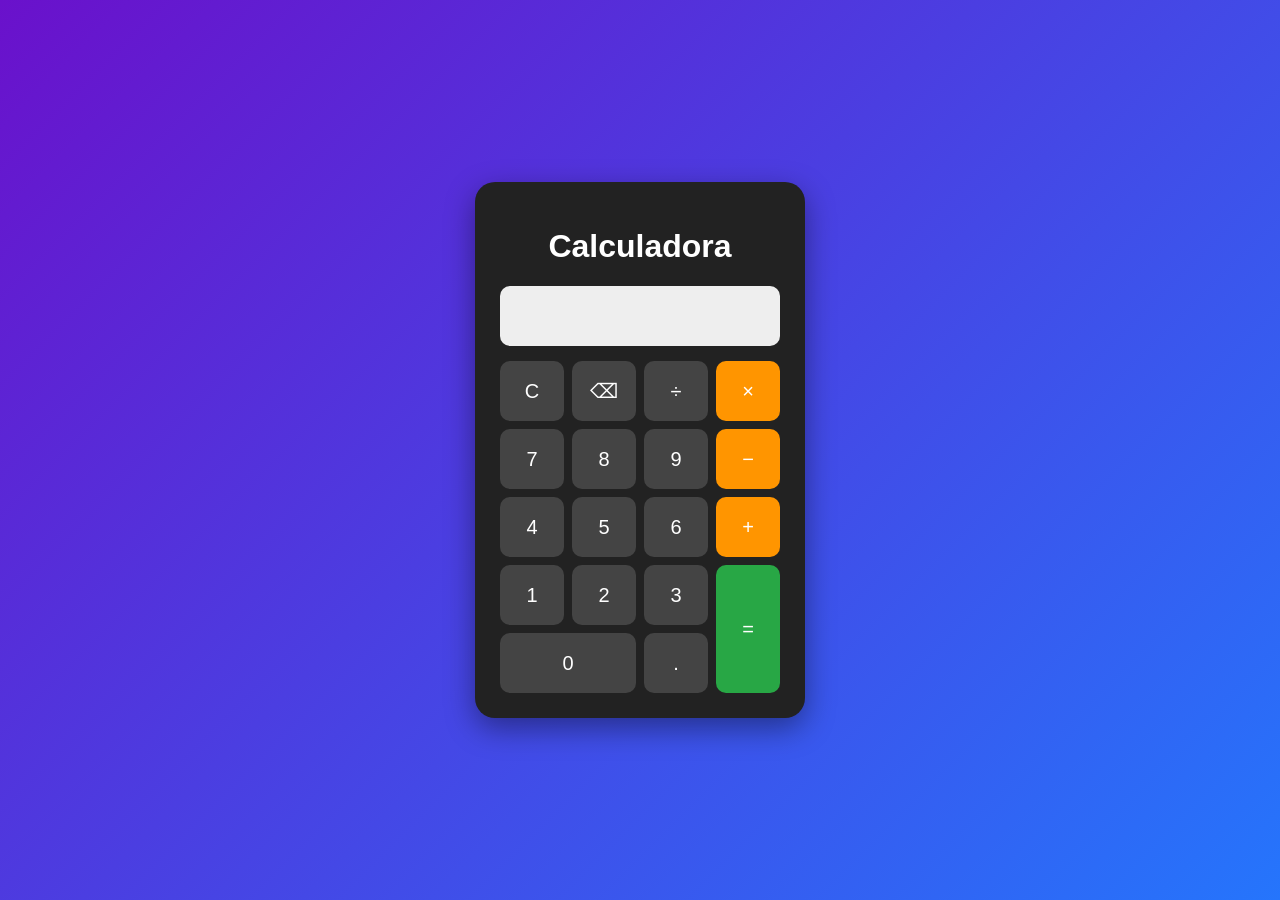
<file: 4 Bimestre/2309/index.html>
<!DOCTYPE html>
<html lang="pt-BR">

<head>
    <meta charset="UTF-8">
    <meta name="viewport" content="width=device-width, initial-scale=1.0">

    <title>Calculadora</title>

    <link rel="stylesheet" href="estilo.css">
</head>

<body>

    <div class="calculadora">

        <h1>Calculadora</h1>

        <input type="text" id="visor" readonly>

        <div class="botoes">

            <button onclick="limpar()">C</button>
            <button onclick="apagar()">⌫</button>
            <button onclick="adicionar('/')">÷</button>
            <button onclick="adicionar('*')">×</button>

            <button onclick="adicionar('7')">7</button>
            <button onclick="adicionar('8')">8</button>
            <button onclick="adicionar('9')">9</button>
            <button onclick="adicionar('-')">−</button>

            <button onclick="adicionar('4')">4</button>
            <button onclick="adicionar('5')">5</button>
            <button onclick="adicionar('6')">6</button>
            <button onclick="adicionar('+')">+</button>

            <button onclick="adicionar('1')">1</button>
            <button onclick="adicionar('2')">2</button>
            <button onclick="adicionar('3')">3</button>
            <button onclick="calcular()" class="igual">=</button>

            <button onclick="adicionar('0')" class="zero">0</button>
            <button onclick="adicionar('.')">.</button>

        </div>

    </div>

    <script src="script.js"></script>

</body>
</html>
</file>
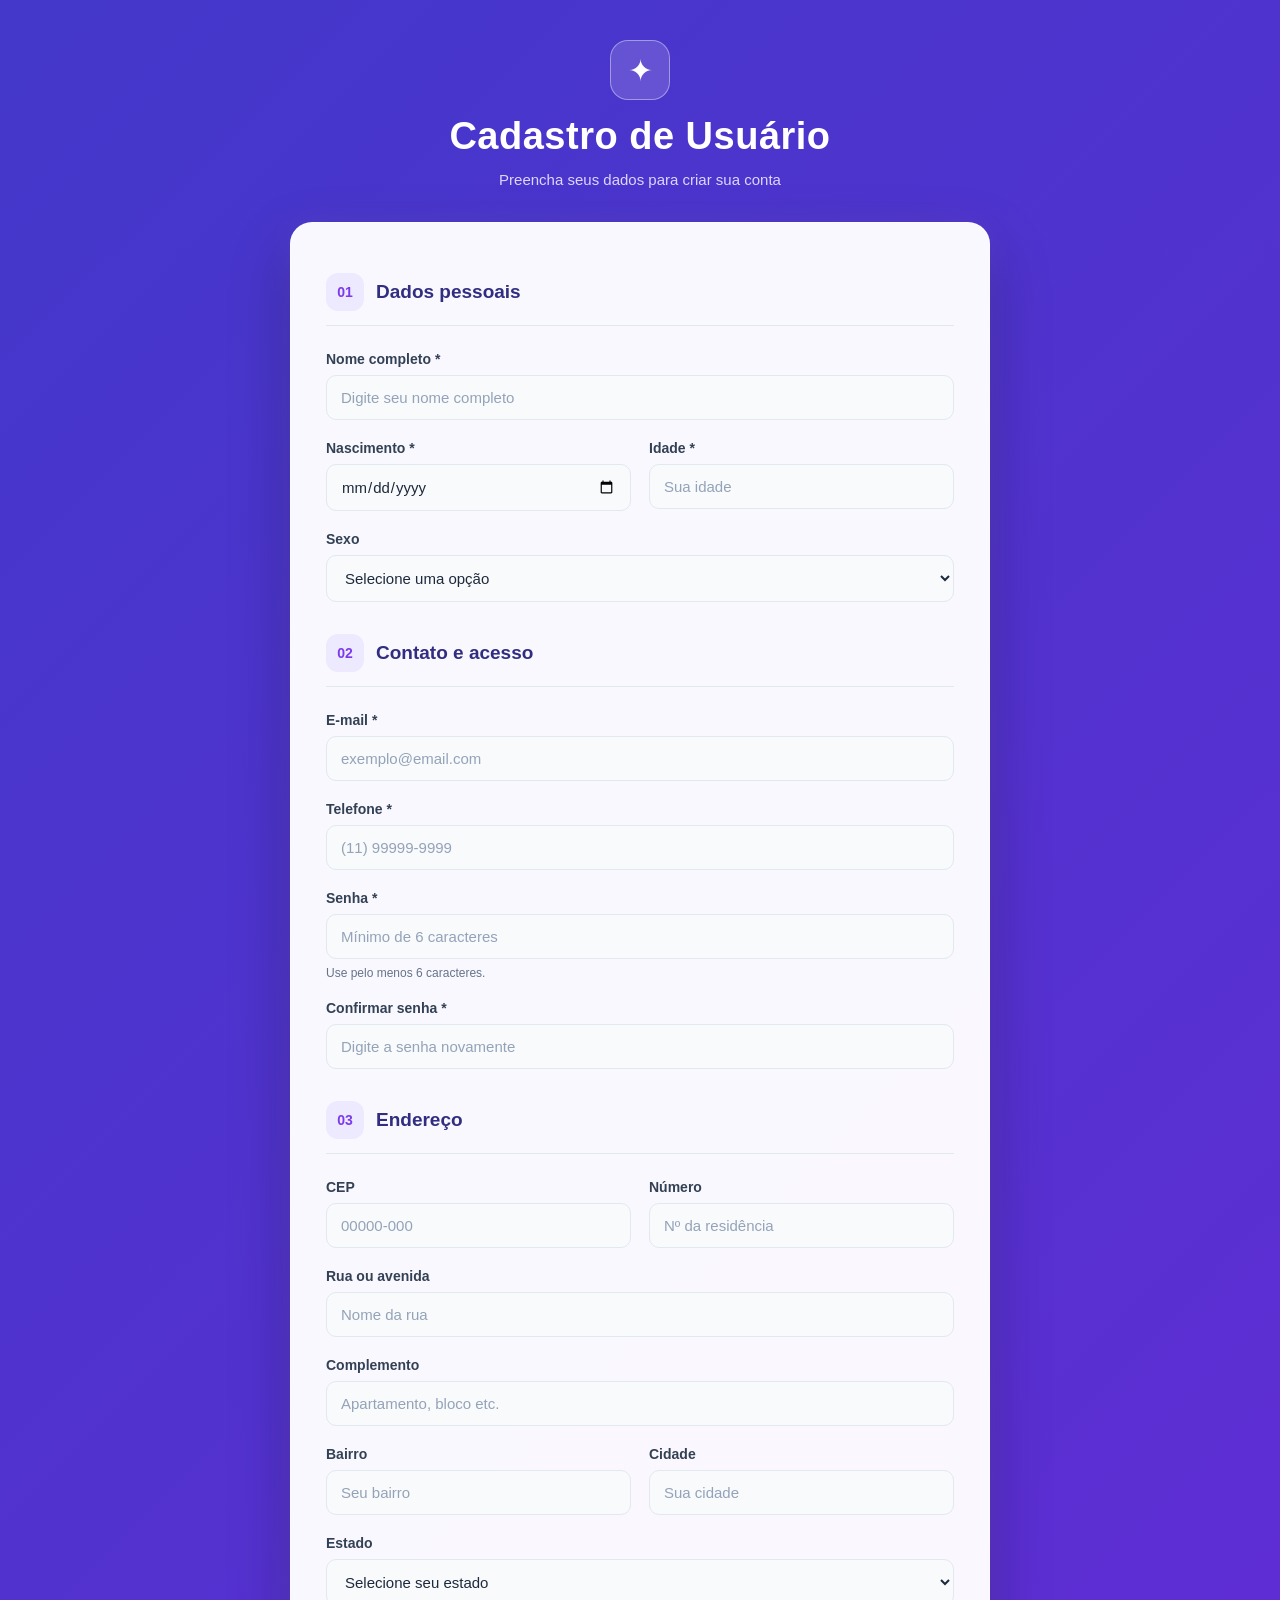
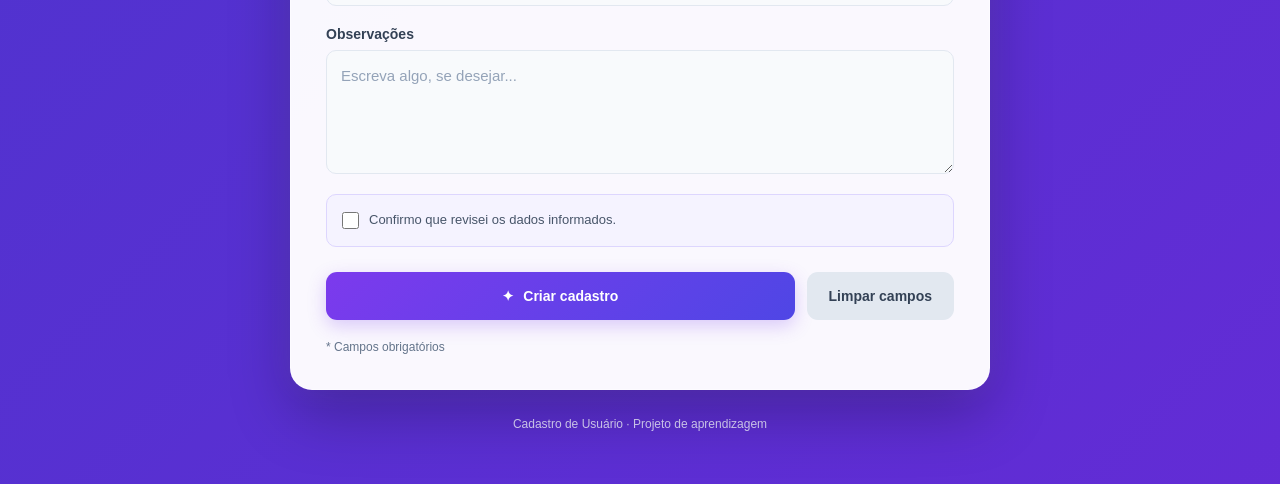
<file: 4 Bimestre/2309/28.10/index.html>
<!DOCTYPE html>
<html lang="pt-BR">
<head>
    <meta charset="UTF-8">
    <meta name="viewport" content="width=device-width, initial-scale=1.0">
    <title>Cadastro de Usuário</title>

    <link rel="stylesheet" href="estilo.css">

    <script src="script.js" defer></script>
</head>

<body>

    <header class="cabecalho">
        <div class="icone">✦</div>
        <h1>Cadastro de Usuário</h1>
        <p>Preencha seus dados para criar sua conta</p>
    </header>

    <main class="container">

        <form id="formCadastro">

            <div class="secao-titulo">
                <span>01</span>
                <h2>Dados pessoais</h2>
            </div>

            <div class="campo">
                <label for="nome">Nome completo *</label>
                <input
                    type="text"
                    id="nome"
                    name="nome"
                    placeholder="Digite seu nome completo"
                    autocomplete="name"
                    required
                >
            </div>

            <div class="linha">
                <div class="campo">
                    <label for="dataNascimento">Nascimento *</label>
                    <input
                        type="date"
                        id="dataNascimento"
                        name="dataNascimento"
                        required
                    >
                </div>

                <div class="campo">
                    <label for="idade">Idade *</label>
                    <input
                        type="number"
                        id="idade"
                        name="idade"
                        min="1"
                        max="120"
                        placeholder="Sua idade"
                        required
                    >
                </div>
            </div>

            <div class="campo">
                <label for="sexo">Sexo</label>
                <select id="sexo" name="sexo">
                    <option value="">Selecione uma opção</option>
                    <option value="Feminino">Feminino</option>
                    <option value="Masculino">Masculino</option>
                    <option value="Outro">Outro</option>
                    <option value="Prefiro não informar">
                        Prefiro não informar
                    </option>
                </select>
            </div>

            <div class="secao-titulo">
                <span>02</span>
                <h2>Contato e acesso</h2>
            </div>

            <div class="campo">
                <label for="email">E-mail *</label>
                <input
                    type="email"
                    id="email"
                    name="email"
                    placeholder="exemplo@email.com"
                    autocomplete="email"
                    required
                >
            </div>

            <div class="campo">
                <label for="telefone">Telefone *</label>
                <input
                    type="tel"
                    id="telefone"
                    name="telefone"
                    placeholder="(11) 99999-9999"
                    autocomplete="tel"
                    required
                >
            </div>

            <div class="campo">
                <label for="senha">Senha *</label>
                <input
                    type="password"
                    id="senha"
                    name="senha"
                    placeholder="Mínimo de 6 caracteres"
                    minlength="6"
                    autocomplete="new-password"
                    required
                >
                <small>Use pelo menos 6 caracteres.</small>
            </div>

            <div class="campo">
                <label for="confirmarSenha">Confirmar senha *</label>
                <input
                    type="password"
                    id="confirmarSenha"
                    name="confirmarSenha"
                    placeholder="Digite a senha novamente"
                    minlength="6"
                    autocomplete="new-password"
                    required
                >
            </div>

            <div class="secao-titulo">
                <span>03</span>
                <h2>Endereço</h2>
            </div>

            <div class="linha">
                <div class="campo">
                    <label for="cep">CEP</label>
                    <input
                        type="text"
                        id="cep"
                        name="cep"
                        placeholder="00000-000"
                        autocomplete="postal-code"
                    >
                </div>

                <div class="campo">
                    <label for="numero">Número</label>
                    <input
                        type="text"
                        id="numero"
                        name="numero"
                        placeholder="Nº da residência"
                    >
                </div>
            </div>

            <div class="campo">
                <label for="endereco">Rua ou avenida</label>
                <input
                    type="text"
                    id="endereco"
                    name="endereco"
                    placeholder="Nome da rua"
                    autocomplete="street-address"
                >
            </div>

            <div class="campo">
                <label for="complemento">Complemento</label>
                <input
                    type="text"
                    id="complemento"
                    name="complemento"
                    placeholder="Apartamento, bloco etc."
                >
            </div>

            <div class="linha">
                <div class="campo">
                    <label for="bairro">Bairro</label>
                    <input
                        type="text"
                        id="bairro"
                        name="bairro"
                        placeholder="Seu bairro"
                    >
                </div>

                <div class="campo">
                    <label for="cidade">Cidade</label>
                    <input
                        type="text"
                        id="cidade"
                        name="cidade"
                        placeholder="Sua cidade"
                        autocomplete="address-level2"
                    >
                </div>
            </div>

            <div class="campo">
                <label for="estado">Estado</label>
                <select id="estado" name="estado">
                    <option value="">Selecione seu estado</option>
                    <option value="AC">Acre</option>
                    <option value="AL">Alagoas</option>
                    <option value="AP">Amapá</option>
                    <option value="AM">Amazonas</option>
                    <option value="BA">Bahia</option>
                    <option value="CE">Ceará</option>
                    <option value="DF">Distrito Federal</option>
                    <option value="ES">Espírito Santo</option>
                    <option value="GO">Goiás</option>
                    <option value="MA">Maranhão</option>
                    <option value="MT">Mato Grosso</option>
                    <option value="MS">Mato Grosso do Sul</option>
                    <option value="MG">Minas Gerais</option>
                    <option value="PA">Pará</option>
                    <option value="PB">Paraíba</option>
                    <option value="PR">Paraná</option>
                    <option value="PE">Pernambuco</option>
                    <option value="PI">Piauí</option>
                    <option value="RJ">Rio de Janeiro</option>
                    <option value="RN">Rio Grande do Norte</option>
                    <option value="RS">Rio Grande do Sul</option>
                    <option value="RO">Rondônia</option>
                    <option value="RR">Roraima</option>
                    <option value="SC">Santa Catarina</option>
                    <option value="SP">São Paulo</option>
                    <option value="SE">Sergipe</option>
                    <option value="TO">Tocantins</option>
                </select>
            </div>

            <div class="campo">
                <label for="observacoes">Observações</label>
                <textarea
                    id="observacoes"
                    name="observacoes"
                    rows="4"
                    placeholder="Escreva algo, se desejar..."
                ></textarea>
            </div>

            <div class="termos">
                <label for="aceitaTermos">
                    <input
                        type="checkbox"
                        id="aceitaTermos"
                        name="aceitaTermos"
                        required
                    >
                    <span>Confirmo que revisei os dados informados.</span>
                </label>
            </div>

            <div class="botoes">
                <button type="submit" class="btn-cadastrar">
                    <span>✦</span> Criar cadastro
                </button>

                <button type="reset" class="btn-limpar">
                    Limpar campos
                </button>
            </div>

            <p class="aviso">* Campos obrigatórios</p>

        </form>

        <section id="painelResultado" class="resultado" hidden>
            <div class="sucesso-icone">✓</div>
            <h2>Cadastro realizado!</h2>
            <p id="resultado"></p>
            <button type="button" id="novoCadastro" class="btn-cadastrar">
                Novo cadastro
            </button>
        </section>

        <footer>
            <p>Cadastro de Usuário · Projeto de aprendizagem</p>
        </footer>

    </main>

</body>
</html>
</file>
<file: 4 Bimestre/2309/estilo.css>
* {
    box-sizing: border-box;
}

body {
    margin: 0;
    min-height: 100vh;

    display: flex;
    justify-content: center;
    align-items: center;

    font-family: Arial, sans-serif;

    background: linear-gradient(135deg, #6a11cb, #2575fc);
}

.calculadora {
    width: 330px;
    padding: 25px;

    background-color: #222;
    border-radius: 20px;

    box-shadow: 0 10px 30px rgba(0, 0, 0, 0.4);
}

h1 {
    color: white;
    text-align: center;
}

#visor {
    width: 100%;
    height: 60px;

    margin-bottom: 15px;
    padding: 10px;

    border: none;
    border-radius: 10px;

    background-color: #eee;

    font-size: 28px;
    text-align: right;
}

.botoes {
    display: grid;
    grid-template-columns: repeat(4, 1fr);
    gap: 8px;
}

button {
    height: 60px;

    border: none;
    border-radius: 10px;

    background-color: #444;
    color: white;

    font-size: 20px;
    cursor: pointer;
}

button:hover {
    background-color: #666;
}

button:nth-child(4n) {
    background-color: #ff9500;
}

button:nth-child(4n):hover {
    background-color: #e08500;
}

.igual {
    background-color: #28a745 !important;
    grid-row: span 2;
    height: 128px;
}

.zero {
    grid-column: span 2;
}
</file>
<file: 4 Bimestre/2309/28.10/estilo.css>
/* ===== CONFIGURAÇÕES GERAIS ===== */

* {
    margin: 0;
    padding: 0;
    box-sizing: border-box;
}

:root {
    --cor-principal: #7c3aed;
    --cor-secundaria: #4f46e5;
    --cor-texto: #1e293b;
    --cor-borda: #e2e8f0;
    --cor-fundo: #f8fafc;
}

html {
    scroll-behavior: smooth;
}

body {
    min-height: 100vh;
    padding: 40px 16px;
    font-family: "Segoe UI", Arial, sans-serif;
    color: var(--cor-texto);

    background: linear-gradient(
        -45deg,
        #0f172a,
        #312e81,
        #6d28d9,
        #4338ca
    );

    background-size: 400% 400%;
    animation: fundoAnimado 14s ease infinite;
}

button,
input,
select,
textarea {
    font: inherit;
}

button {
    -webkit-tap-highlight-color: transparent;
}

/* ===== ANIMAÇÕES ===== */

@keyframes fundoAnimado {
    0% {
        background-position: 0% 50%;
    }

    50% {
        background-position: 100% 50%;
    }

    100% {
        background-position: 0% 50%;
    }
}

@keyframes aparecer {
    from {
        opacity: 0;
        transform: translateY(20px);
    }

    to {
        opacity: 1;
        transform: translateY(0);
    }
}

@keyframes brilho {
    0%, 100% {
        box-shadow: 0 0 10px rgba(167, 139, 250, 0.15);
    }

    50% {
        box-shadow: 0 0 25px rgba(167, 139, 250, 0.4);
    }
}

@keyframes sucesso {
    from {
        opacity: 0;
        transform: scale(0.95);
    }

    to {
        opacity: 1;
        transform: scale(1);
    }
}

/* ===== CABEÇALHO ===== */

.cabecalho {
    text-align: center;
    color: white;
    margin: 0 auto 30px;
    animation: aparecer 0.8s ease both;
}

.icone {
    display: flex;
    align-items: center;
    justify-content: center;

    width: 60px;
    height: 60px;
    margin: 0 auto 15px;

    border: 1px solid rgba(255, 255, 255, 0.4);
    border-radius: 18px;

    background: rgba(255, 255, 255, 0.15);
    backdrop-filter: blur(10px);

    color: white;
    font-size: 30px;

    animation: brilho 3s ease-in-out infinite;
}

.cabecalho h1 {
    font-size: clamp(27px, 5vw, 38px);
    margin-bottom: 10px;
    letter-spacing: 0.5px;
}

.cabecalho p {
    color: #ddd6fe;
    font-size: 15px;
    line-height: 1.6;
}

/* ===== CONTAINER ===== */

.container {
    width: 100%;
    max-width: 700px;
    margin: 0 auto;
}

/* ===== FORMULÁRIO ===== */

#formCadastro {
    padding: 35px;
    border: 1px solid rgba(255, 255, 255, 0.6);
    border-radius: 22px;

    background: rgba(255, 255, 255, 0.97);

    box-shadow:
        0 25px 60px rgba(0, 0, 0, 0.25),
        0 0 30px rgba(196, 181, 253, 0.1);

    animation: aparecer 0.9s ease both;

    transition:
        box-shadow 0.4s ease,
        transform 0.4s ease;
}

#formCadastro:hover {
    box-shadow:
        0 30px 70px rgba(0, 0, 0, 0.3),
        0 0 35px rgba(196, 181, 253, 0.2);
}

/* ===== TÍTULOS DAS SEÇÕES ===== */

.secao-titulo {
    display: flex;
    align-items: center;
    gap: 12px;

    margin: 15px 0 25px;
    padding-bottom: 14px;

    border-bottom: 1px solid var(--cor-borda);
}

.secao-titulo:not(:first-child) {
    margin-top: 32px;
}

.secao-titulo span {
    display: flex;
    align-items: center;
    justify-content: center;

    min-width: 38px;
    height: 38px;

    border-radius: 12px;
    background: #ede9fe;

    color: var(--cor-principal);
    font-size: 14px;
    font-weight: 800;
}

.secao-titulo h2 {
    color: #312e81;
    font-size: 19px;
}

/* ===== CAMPOS ===== */

.campo {
    min-width: 0;
    margin-bottom: 20px;
}

.campo label {
    display: block;
    margin-bottom: 8px;

    color: #334155;
    font-size: 14px;
    font-weight: 700;

    transition: color 0.3s ease;
}

.campo:focus-within label {
    color: var(--cor-principal);
}

.campo input,
.campo select,
.campo textarea {
    display: block;
    width: 100%;
    min-width: 0;
    padding: 13px 14px;

    border: 1.5px solid var(--cor-borda);
    border-radius: 10px;

    outline: none;
    background: var(--cor-fundo);
    color: var(--cor-texto);

    font-size: 15px;

    transition:
        border-color 0.3s ease,
        box-shadow 0.3s ease,
        background 0.3s ease,
        transform 0.3s ease;
}

/* Efeito ao passar o mouse */

.campo input:hover,
.campo select:hover,
.campo textarea:hover {
    border-color: #c4b5fd;
    background: white;
}

/* Efeito de brilho ao selecionar */

.campo input:focus,
.campo select:focus,
.campo textarea:focus {
    border-color: #8b5cf6;
    background: white;

    box-shadow:
        0 0 0 4px rgba(139, 92, 246, 0.13),
        0 5px 15px rgba(139, 92, 246, 0.08);

    transform: translateY(-2px);
}

.campo input::placeholder,
.campo textarea::placeholder {
    color: #94a3b8;
    transition: opacity 0.3s ease;
}

.campo input:focus::placeholder,
.campo textarea:focus::placeholder {
    opacity: 0.55;
}

.campo select {
    cursor: pointer;
}

.campo textarea {
    min-height: 110px;
    resize: vertical;
    line-height: 1.6;
}

.campo small {
    display: block;
    margin-top: 7px;
    color: #64748b;
    font-size: 12px;
}

/* ===== CAMPOS LADO A LADO ===== */

.linha {
    display: grid;
    grid-template-columns: repeat(2, minmax(0, 1fr));
    gap: 18px;
}

/* ===== TERMOS ===== */

.termos {
    padding: 15px;
    margin: 5px 0 20px;

    border: 1px solid #ddd6fe;
    border-radius: 10px;

    background: #f5f3ff;
}

.termos label {
    display: flex;
    align-items: flex-start;
    gap: 10px;

    color: #475569;
    font-size: 13px;
    line-height: 1.6;

    cursor: pointer;
}

.termos input {
    width: 17px;
    height: 17px;
    flex-shrink: 0;
    margin-top: 2px;

    accent-color: var(--cor-principal);
    cursor: pointer;
}

/* ===== BOTÕES ===== */

.botoes {
    display: flex;
    flex-wrap: wrap;
    gap: 12px;
    margin-top: 25px;
}

.btn-cadastrar,
.btn-limpar {
    position: relative;
    overflow: hidden;

    display: inline-flex;
    align-items: center;
    justify-content: center;
    gap: 9px;

    min-height: 48px;
    padding: 13px 22px;

    border: none;
    border-radius: 11px;

    font-size: 14px;
    font-weight: 750;

    cursor: pointer;

    transition:
        transform 0.25s ease,
        box-shadow 0.25s ease,
        background 0.25s ease;
}

.btn-cadastrar {
    flex: 1;

    background: linear-gradient(
        135deg,
        #7c3aed,
        #4f46e5
    );

    color: white;

    box-shadow: 0 6px 18px rgba(124, 58, 237, 0.25);
}

.btn-cadastrar:hover {
    background: linear-gradient(
        135deg,
        #6d28d9,
        #4338ca
    );

    transform: translateY(-3px);

    box-shadow: 0 12px 25px rgba(124, 58, 237, 0.35);
}

.btn-cadastrar:active,
.btn-limpar:active {
    transform: scale(0.97);
}

.btn-limpar {
    background: #e2e8f0;
    color: #334155;
}

.btn-limpar:hover {
    background: #cbd5e1;
    transform: translateY(-3px);
}

/* ===== AVISO ===== */

.aviso {
    margin-top: 20px;
    color: #64748b;
    font-size: 12px;
}

/* ===== RESULTADO DO CADASTRO ===== */

.resultado {
    padding: 35px;
    margin-top: 25px;

    text-align: center;

    border: 1px solid rgba(255, 255, 255, 0.7);
    border-radius: 20px;

    background: white;

    box-shadow: 0 20px 50px rgba(0, 0, 0, 0.2);

    animation: sucesso 0.5s ease both;
}

.resultado[hidden] {
    display: none;
}

.sucesso-icone {
    display: flex;
    align-items: center;
    justify-content: center;

    width: 65px;
    height: 65px;
    margin: 0 auto 18px;

    border-radius: 50%;
    background: #dcfce7;
    color: #15803d;

    font-size: 35px;
    font-weight: bold;
}

.resultado h2 {
    margin-bottom: 12px;
    color: #166534;
    font-size: 25px;
}

#resultado {
    margin-bottom: 22px;
    color: #475569;
    line-height: 1.7;
    overflow-wrap: anywhere;
}

.resultado .btn-cadastrar {
    width: 100%;
}

/* ===== RODAPÉ ===== */

footer {
    padding: 25px 10px 10px;
    text-align: center;

    color: #ddd6fe;
    font-size: 12px;
    line-height: 1.6;
}

/* ===== RESPONSIVIDADE ===== */

@media (max-width: 600px) {
    body {
        padding: 25px 12px;
    }

    .cabecalho {
        margin-bottom: 24px;
    }

    .cabecalho h1 {
        font-size: 28px;
    }

    #formCadastro {
        padding: 24px 18px;
        border-radius: 17px;
    }

    .linha {
        grid-template-columns: 1fr;
        gap: 0;
    }

    .secao-titulo h2 {
        font-size: 17px;
    }

    .botoes {
        flex-direction: column;
    }

    .btn-cadastrar,
    .btn-limpar {
        width: 100%;
        min-height: 48px;
    }

    .resultado {
        padding: 25px 18px;
    }
}

/* ===== ACESSIBILIDADE ===== */

@media (prefers-reduced-motion: reduce) {
    *,
    *::before,
    *::after {
        animation: none !important;
        transition: none !important;
        scroll-behavior: auto !important;
    }
}
</file>
